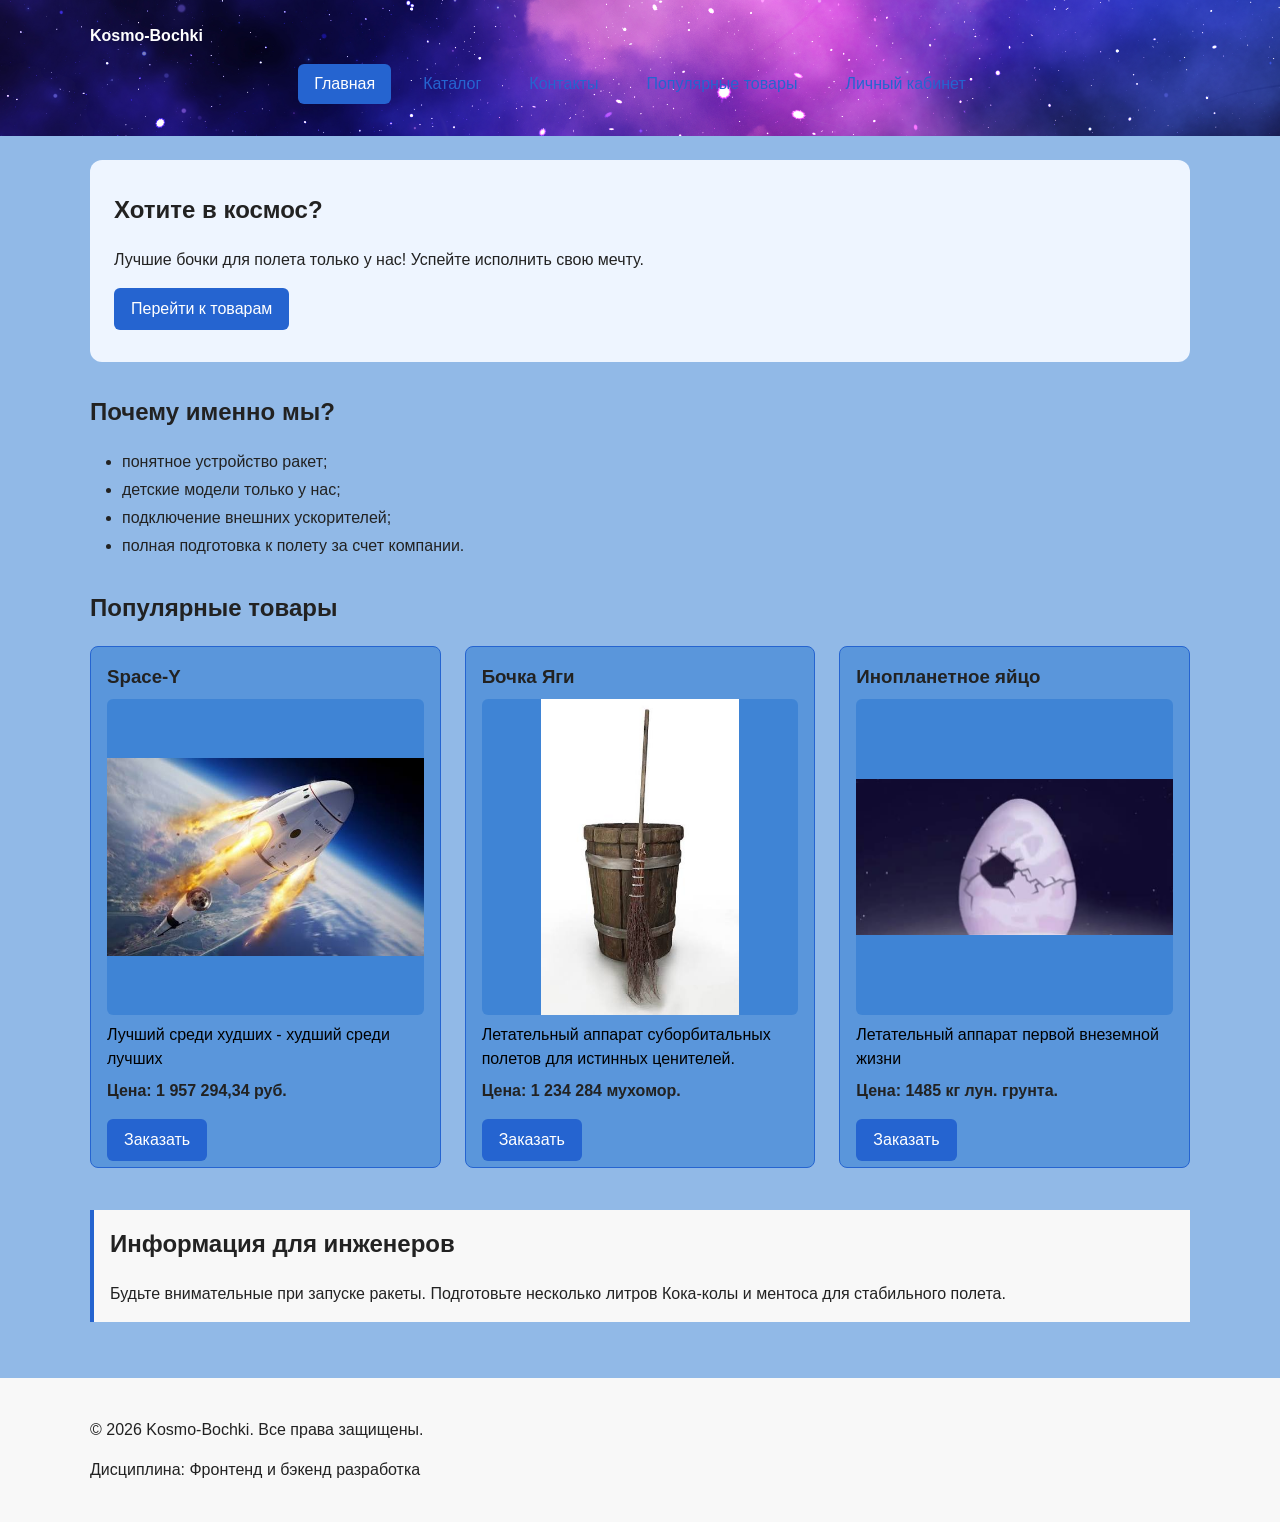
<file: index.html>
<!DOCTYPE html>
<html lang="ru">
<head>
  <meta charset="UTF-8">
  <meta name="viewport" content="width=device-width, initial-scale=1.0">
  <meta name="description" content="Космос">

  <meta property="og:type" content="website">
  <meta property="og:title" content="Космос">
  <meta property="og:description" content="Учебный frontend-проект интернет-магазина.">
  <meta property="og:image" content="https://VV00nder.github.io/kr1-html-css-shop/images/preview.jpg">

  <title>Космо-бочки</title>

  <link rel="stylesheet" href="css/style.css">
  <script src="js/main.js" defer></script>
</head>
<body>
  <header class="site-header">
    <div class="site-header__inner">
      <a class="site-header__logo" href="index.html">Kosmo-Bochki</a>

      <nav class="site-nav" aria-label="Основная навигация">
        <ul class="site-nav__list">
          <li class="site-nav__item">
            <a class="site-nav__link site-nav__link--active" href="index.html" aria-current="page">Главная</a>
          </li>
          <li class="site-nav__item">
            <a class="site-nav__link" href="catalog.html">Каталог</a>
          </li>
          <li class="site-nav__item">
            <a class="site-nav__link" href="contacts.html">Контакты</a>
          </li>
          <li class="site-nav__item">
            <a class="site-nav__link" href="index.html#popular">Популярные товары</a>
          </li>
          <li class="site-nav__item">
            <a class = "site-nav__link" href="lk.html">
              Личный кабинет
            </a>
          </li>
        </ul>
      </nav>
    </div>
  </header>

  <main class="page">
    <section class="hero">
      <h1 class="hero__title">Хотите в космос?
      </h1>
      <p class="hero__text">
        Лучшие бочки для полета только у нас! Успейте исполнить свою мечту.
      </p>
      <a class="button button--primary" href="#popular">Перейти к товарам</a>
    </section>

    <section class="section" id="advantages">
      <h2 class="section__title">Почему именно мы?</h2>

      <ul class="info-list">
        <li class="info-list__item">понятное устройство ракет;</li>
        <li class="info-list__item">детские модели только у нас;</li>
        <li class="info-list__item">подключение внешних ускорителей;</li>
        <li class="info-list__item">полная подготовка к полету за счет компании.</li>
      </ul>
    </section>

    <section class="section" id="popular">
      <h2 class="section__title">Популярные товары</h2>

      <div class="products-grid">
        <article class="product-card product-card--featured">
          <h3 class="product-card__title">Space-Y</h3>
          <img src=".\images\Space-Y.jpg" alt="Лучший среди худших" class="product-card__image">
          <p class="product-card__description">Лучший среди худших - худший среди лучших</p>
          <p class="product-card__price">Цена: 1 957 294,34 руб.</p>
          <button class="button button--primary product-card__button" type="button" data-product="Товар 1">
            Заказать
          </button>
        </article>

        <article class="product-card product-card--featured">
          <h3 class="product-card__title">Бочка Яги</h3>
          <img src=".\images\bochka.jpg" alt="Бочка" class = "product-card__image">
          <p class="product-card__description">Летательный аппарат суборбитальных полетов для истинных ценителей.</p>
          <p class="product-card__price">Цена: 1 234 284 мухомор.</p>
          <button class="button button--primary product-card__button" type="button" data-product="Товар 2">
            Заказать
          </button>
        </article>

        <article class="product-card product-card--featured">
          <h3 class="product-card__title">Инопланетное яйцо</h3>
          <img src="./images/Luntik.jpg" alt="Яйцо" class="product-card__image">
          <p class="product-card__description">Летательный аппарат первой внеземной жизни</p>
          <p class="product-card__price">Цена: 1485 кг лун. грунта.</p>
          <button class="button button--primary product-card__button" type="button" data-product="Товар 3">
            Заказать
          </button>
        </article>
      </div>
    </section>

    <aside class="info-note">
      <h2 class="info-note__title">Информация для инженеров</h2>
      <p class="info-note__text">
        Будьте внимательные при запуске ракеты. Подготовьте  несколько литров Кока-колы и ментоса для стабильного полета.
      </p>
    </aside>
  </main>

  <footer class="site-footer" id="contacts">
    <div class="site-footer__inner">
      <p class="site-footer__text">&copy; 2026 Kosmo-Bochki. Все права защищены.</p>
      <p class="site-footer__text">Дисциплина: Фронтенд и бэкенд разработка</p>
    </div>
  </footer>

  <dialog class="order-dialog" id="order-dialog" aria-labelledby="order-dialog-title">
    <h2 class="order-dialog__title" id="order-dialog-title">Оформление заявки</h2>

    <form class="order-form" id="order-form" action="#" method="post" novalidate>
      <input id="selected-product" name="selected-product" type="hidden">

      <div class="order-form__field">
        <label class="order-form__label" for="order-name">Имя</label>
        <input
          class="order-form__input"
          id="order-name"
          name="name"
          type="text"
          placeholder="Введите ваше имя"
          minlength="2"
          autocomplete="given-name"
          required
        >
      </div>

      <div class="order-form__field">
        <label class="order-form__label" for="order-email">E-mail</label>
        <input
          class="order-form__input"
          id="order-email"
          name="email"
          type="email"
          placeholder="example@mail.ru"
          autocomplete="email"
          required
        >
      </div>

      <div class="order-form__field">
        <label class="order-form__label" for="order-phone">Телефон</label>
        <input
          class="order-form__input"
          id="order-phone"
          name="phone"
          type="tel"
          inputmode="tel"
          placeholder="+7 (900) 000-00-00"
          pattern="^\+7 \(\d{3}\) \d{3}-\d{2}-\d{2}$"
          required
        >
        <small class="order-form__hint">Формат: +7 (900) 000-00-00</small>
      </div>

      <div class="order-form__field">
        <label class="order-form__label" for="order-date">Дата связи</label>
        <input class="order-form__input" id="order-date" name="date" type="date">
      </div>

      <div class="order-form__field">
        <label class="order-form__label" for="order-topic">Тема заявки</label>
        <select class="order-form__select" id="order-topic" name="topic" required>
          <option value="">Выберите тему</option>
          <option value="product">Заказ товара</option>
          <option value="consultation">Консультация</option>
          <option value="delivery">Доставка</option>
        </select>
      </div>

      <div class="order-form__field">
        <label class="order-form__label" for="order-comment">Комментарий</label>
        <textarea
          class="order-form__textarea"
          id="order-comment"
          name="comment"
          rows="4"
          placeholder="Укажите дополнительную информацию"
        ></textarea>
      </div>

      <div class="order-form__field">
        <label class="order-form__label">
          <input
            class="order-form__checkbox"
            id="order-agreement"
            name="agreement"
            type="checkbox"
            required
          >
          Я согласен на обработку данных
        </label>
      </div>

      <div class="order-form__actions">
        <button class="button button--secondary" type="button" id="close-order-dialog">Закрыть</button>
        <button class="button button--primary" type="submit">Отправить заявку</button>
      </div>
    </form>
  </dialog>

  <p class="success-message" id="success-message" role="status" hidden>
    Форма успешно отправлена!
  </p>
</body>
</html>
</file>
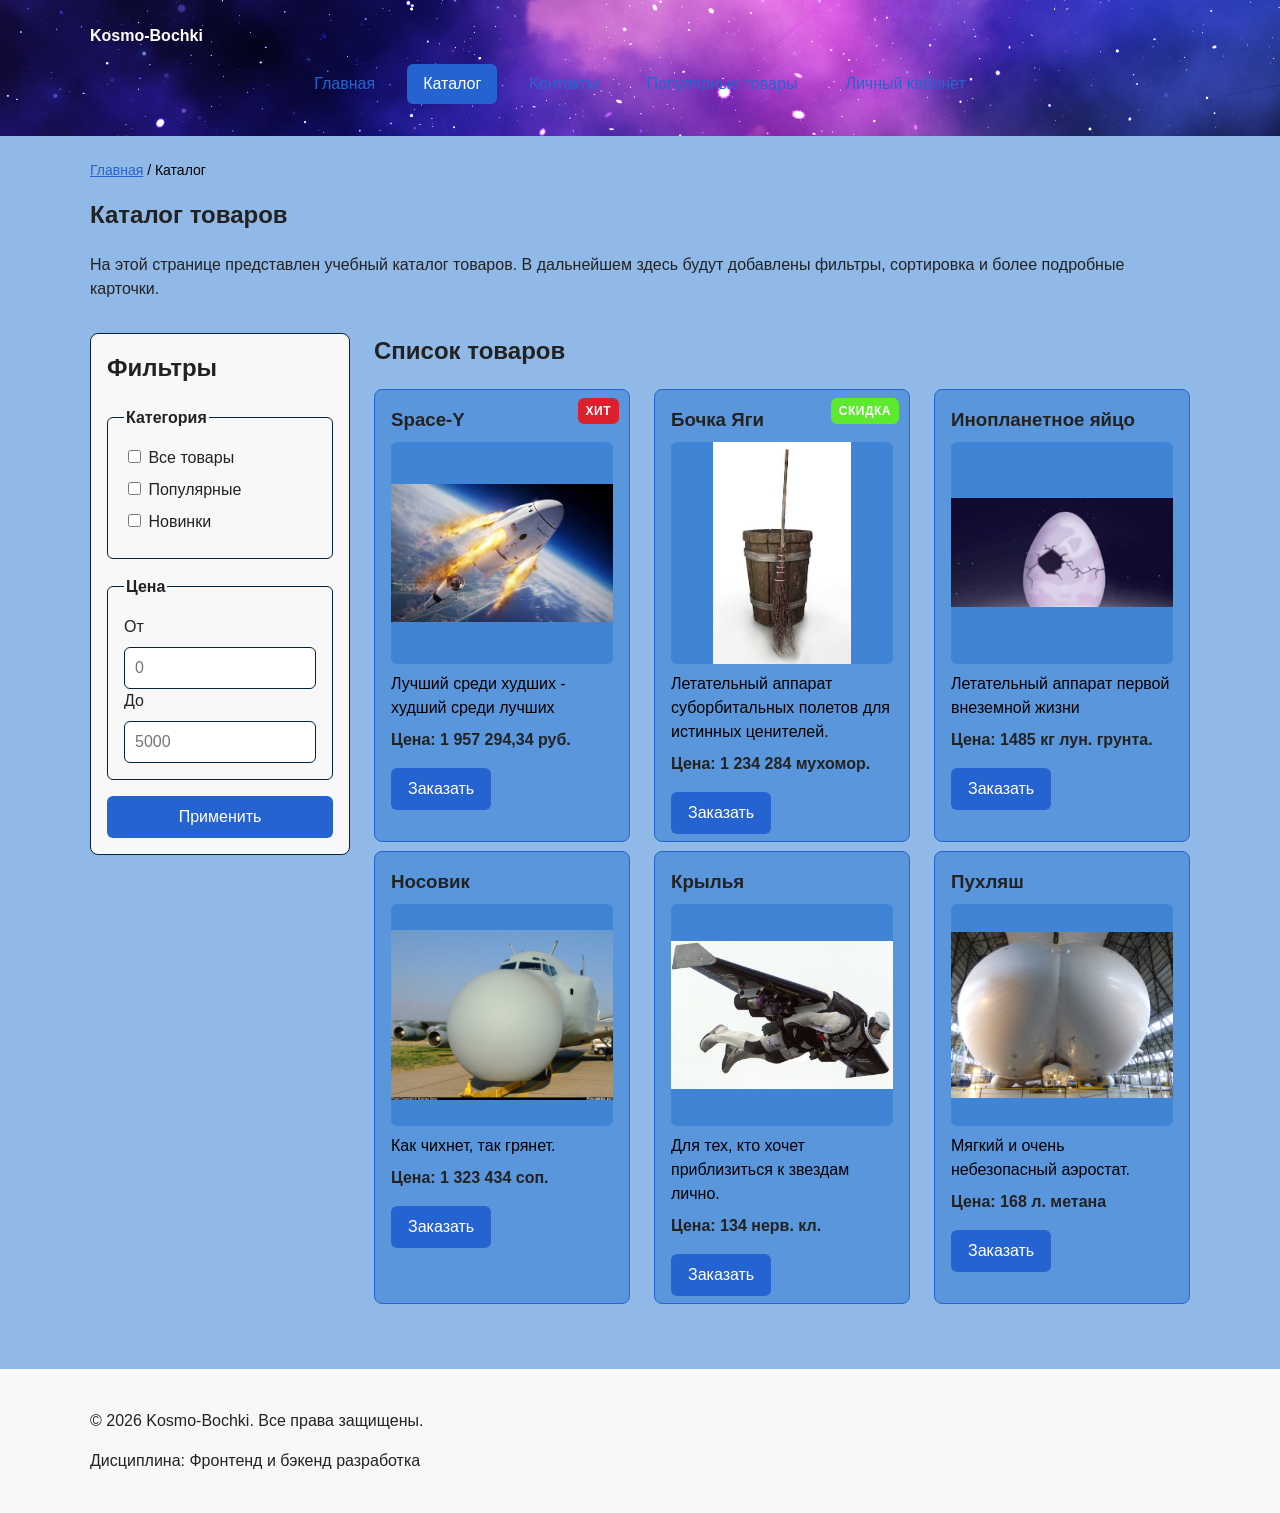
<file: catalog.html>
<!DOCTYPE html>
<html lang="ru">
<head>
  <meta charset="UTF-8">
  <meta name="viewport" content="width=device-width, initial-scale=1.0">
  <meta name="description" content="Каталог товаров учебного интернет-магазина.">

  <meta property="og:type" content="website">
  <meta property="og:title" content="Учебный интернет-магазин">
  <meta property="og:description" content="Учебный frontend-проект интернет-магазина.">
  <meta property="og:image" content="https://VV00nder.github.io/kr1-html-css-shop/images/preview.jpg">

  <title>Каталог товаров — Учебный интернет-магазин</title>

  <link rel="stylesheet" href="css/style.css">
</head>
<body>
  <header class="site-header">
    <div class="site-header__inner">
      <a class="site-header__logo" href="index.html">Kosmo-Bochki</a>

      <nav class="site-nav" aria-label="Основная навигация">
        <ul class="site-nav__list">
          <li class="site-nav__item">
            <a class="site-nav__link" href="index.html">Главная</a>
          </li>
          <li class="site-nav__item">
            <a class="site-nav__link site-nav__link--active" href="catalog.html" aria-current="page">Каталог</a>
          </li>
          <li class="site-nav__item">
            <a class="site-nav__link" href="contacts.html">Контакты</a>
          </li>
          <li class="site-nav__item">
            <a class="site-nav__link" href="index.html#popular">Популярные товары</a>
          </li>
          <li class="site-nav__item">
            <a class = "site-nav__link" href="lk.html">
              Личный кабинет
            </a>
          </li>
        </ul>
      </nav>
    </div>
  </header>

  <main class="page">
    <nav class="breadcrumbs" aria-label="Хлебные крошки">
      <a class="breadcrumbs__link" href="index.html">Главная</a>
      <span class="breadcrumbs__current">Каталог</span>
    </nav>

    <section class="section">
      <h1 class="section__title">Каталог товаров</h1>
      <p>
        На этой странице представлен учебный каталог товаров.
        В дальнейшем здесь будут добавлены фильтры, сортировка и более
        подробные карточки.
      </p>
    </section>

    <section class="catalog-layout">
      <aside class="catalog-filters catalog-layout__filters">
        <h2 class="catalog-filters__title">Фильтры</h2>

        <form class="catalog-filters__form" action="#" method="get">
          <fieldset class="catalog-filters__group">
            <legend class="catalog-filters__legend">Категория</legend>

            <label class="catalog-filters__label">
              <input type="checkbox" name="category" value="all">
              Все товары
            </label>

            <label class="catalog-filters__label">
              <input type="checkbox" name="category" value="popular">
              Популярные
            </label>

            <label class="catalog-filters__label">
              <input type="checkbox" name="category" value="new">
              Новинки
            </label>
          </fieldset>

          <fieldset class="catalog-filters__group">
            <legend class="catalog-filters__legend">Цена</legend>

            <label class="catalog-filters__label" for="price-from">От</label>
            <input class="catalog-filters__input" id="price-from" name="price-from" type="number" min="0" placeholder="0">

            <label class="catalog-filters__label" for="price-to">До</label>
            <input class="catalog-filters__input" id="price-to" name="price-to" type="number" min="0" placeholder="5000">
          </fieldset>

          <button class="button button--primary" type="submit">Применить</button>
        </form>
      </aside>

      <section class="catalog-layout__products">
        <h2 class="catalog-layout__title">Список товаров</h2>

        <div class="products-grid">
        <article class="product-card product-card--featured">
          <span class="product-card__badge product-card__badge--hit">ХИТ</span>

          <h3 class="product-card__title">Space-Y</h3>
          <img src=".\images\Space-Y.jpg" alt="Лучший среди худших" class="product-card__image">
          <p class="product-card__description">Лучший среди худших - худший среди лучших</p>
          <p class="product-card__price">Цена: 1 957 294,34 руб.</p>
          <button class="button button--primary product-card__button" type="button" data-product="Товар 1">
            Заказать
          </button>
        </article>

        <article class="product-card product-card--featured">
          <span class="product-card__badge product-card__badge--discount">СКИДКА</span>
          <h3 class="product-card__title">Бочка Яги</h3>
          <img src=".\images\bochka.jpg" alt="Бочка" class = "product-card__image">
          <p class="product-card__description">Летательный аппарат суборбитальных полетов для истинных ценителей.</p>
          <p class="product-card__price">Цена: 1 234 284 мухомор.</p>
          <button class="button button--primary product-card__button" type="button" data-product="Товар 2">
            Заказать
          </button>
        </article>

        <article class="product-card product-card--featured">
          <h3 class="product-card__title">Инопланетное яйцо</h3>
          <img src="./images/Luntik.jpg" alt="Яйцо" class="product-card__image">
          <p class="product-card__description">Летательный аппарат первой внеземной жизни</p>
          <p class="product-card__price">Цена: 1485 кг лун. грунта.</p>
          <button class="button button--primary product-card__button" type="button" data-product="Товар 3">
            Заказать
          </button>
        </article>
      </div>
      <div class="products-grid">
        <article class="product-card product-card--featured">
          <h3 class="product-card__title">Носовик</h3>
          <img src="./images/noise.jpg" alt="Нос" class="product-card__image">
          <p class="product-card__description">Как чихнет, так грянет.</p>
          <p class="product-card__price">Цена: 1 323 434 соп.</p>
          <button class="button button--primary product-card__button" type="button" data-product="Товар 4">
            Заказать
          </button>
        </article>

        <article class="product-card product-card--featured">
          <h3 class="product-card__title">Крылья</h3>
          <img src=".\images\fly.jpg" alt="Крылья" class = "product-card__image">
          <p class="product-card__description">Для тех, кто хочет приблизиться к звездам лично.</p>
          <p class="product-card__price">Цена: 134 нерв. кл.</p>
          <button class="button button--primary product-card__button" type="button" data-product="Товар 5">
            Заказать
          </button>
        </article>

        <article class="product-card product-card--featured">
          <h3 class="product-card__title">Пухляш</h3>
          <img src="./images/Airlander.jpg" alt="Пухляш" class="product-card__image">
          <p class="product-card__description">Мягкий и очень небезопасный аэростат.</p>
          <p class="product-card__price">Цена: 168 л. метана</p>
          <button class="button button--primary product-card__button" type="button" data-product="Товар 6">
            Заказать
          </button>
        </article>
      </div>
      </section>
    </section>
  </main>

  <footer class="site-footer">
    <div class="site-footer__inner">
      <p class="site-footer__text">&copy; 2026 Kosmo-Bochki. Все права защищены.</p>
      <p class="site-footer__text">Дисциплина: Фронтенд и бэкенд разработка</p>
    </div>
  </footer>
</body>
</html>
</file>
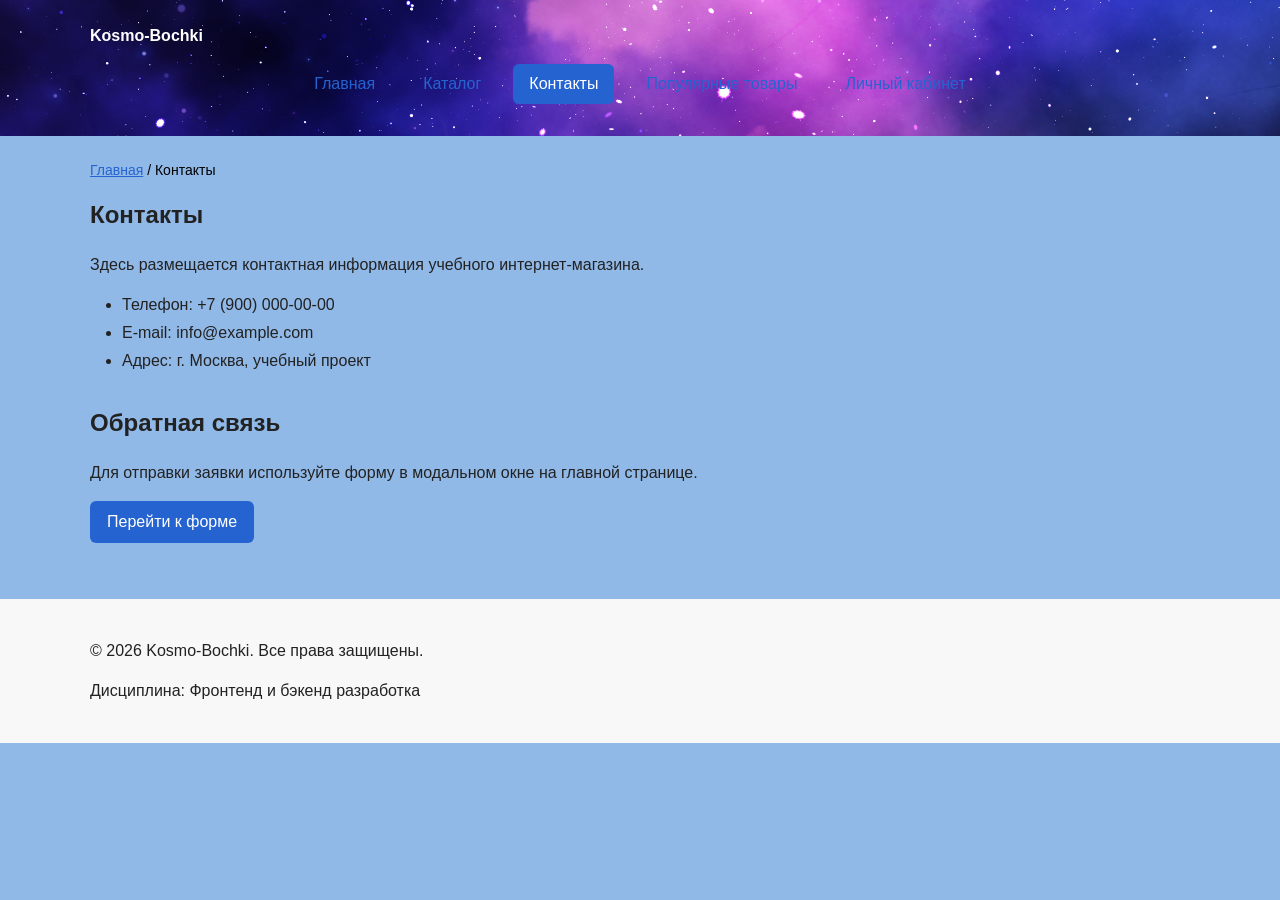
<file: contacts.html>
<!DOCTYPE html>
<html lang="ru">
<head>
  <meta charset="UTF-8">
  <meta name="viewport" content="width=device-width, initial-scale=1.0">
  <meta name="description" content="Контактная информация учебного интернет-магазина.">

  <meta property="og:type" content="website">
  <meta property="og:title" content="Учебный интернет-магазин">
  <meta property="og:description" content="Учебный frontend-проект интернет-магазина.">
  <meta property="og:image" content="https://VV00nder.github.io/kr1-html-css-shop/images/preview.jpg">

  <title>Контакты — Учебный интернет-магазин</title>

  <link rel="stylesheet" href="css/style.css">
</head>
<body>
  <header class="site-header">
    <div class="site-header__inner">
      <a class="site-header__logo" href="index.html">Kosmo-Bochki</a>

      <nav class="site-nav" aria-label="Основная навигация">
        <ul class="site-nav__list">
          <li class="site-nav__item">
            <a class="site-nav__link" href="index.html">Главная</a>
          </li>
          <li class="site-nav__item">
            <a class="site-nav__link" href="catalog.html">Каталог</a>
          </li>
          <li class="site-nav__item">
            <a class="site-nav__link site-nav__link--active" href="contacts.html" aria-current="page">Контакты</a>
          </li>
          <li class="site-nav__item">
            <a class="site-nav__link" href="index.html#popular">Популярные товары</a>
          </li>
          <li class="site-nav__item">
            <a class = "site-nav__link" href="lk.html">
              Личный кабинет
            </a>
          </li>
        </ul>
      </nav>
    </div>
  </header>

  <main class="page">
    <nav class="breadcrumbs" aria-label="Хлебные крошки">
      <a class="breadcrumbs__link" href="index.html">Главная</a>
      <span class="breadcrumbs__current">Контакты</span>
    </nav>

    <section class="section">
      <h1 class="section__title">Контакты</h1>
      <p>
        Здесь размещается контактная информация учебного интернет-магазина.
      </p>

      <ul class="info-list">
        <li class="info-list__item">Телефон: +7 (900) 000-00-00</li>
        <li class="info-list__item">E-mail: info@example.com</li>
        <li class="info-list__item">Адрес: г. Москва, учебный проект</li>
      </ul>
    </section>

    <section class="section" id="feedback">
      <h2 class="section__title">Обратная связь</h2>
      <p>
        Для отправки заявки используйте форму в модальном окне на главной странице.
      </p>
      <a class="button button--primary" href="index.html#contacts">Перейти к форме</a>
    </section>
  </main>

  <footer class="site-footer">
    <div class="site-footer__inner">
      <p class="site-footer__text">&copy; 2026 Kosmo-Bochki. Все права защищены.</p>
      <p class="site-footer__text">Дисциплина: Фронтенд и бэкенд разработка</p>
    </div>
  </footer>
</body>
</html>
</file>
<file: css/style.css>
/* ==========================================================================
   Оглавление
   1. Переменные проекта (дизайн-токены)
   2. Базовые стили
   3. Каркас страницы: page, site-header, site-nav, site-footer, breadcrumbs
   4. Компоненты: button, hero, section, info-list, info-note
   5. Компоненты: products-grid, product-card
   6. Компоненты: catalog-layout, catalog-filters
   7. Компоненты: order-dialog, order-form, success-message
   8. Состояния и утилиты
   ========================================================================== */


/* ==========================================================================
   1. Переменные проекта
   ========================================================================== */

:root {
  /* Цвета */
  --color-bg: #2575d080;
  --color-text: #222222;
  --color-muted: #000000;
  --color-primary: #2564d0;
  --color-primary-dark: #d02542;
  --color-border: #00253c;
  --color-surface: #f8f8f8;
  --color-surface-accent: #eef5ff;
  --color-danger: #b00020;
  --color-success: #258ed0;
  --color-success-bg: #eefaf0;
  --color-white: #ffffff;
  --color-overlay: rgba(0, 0, 0, 0.5);

  /* Отступы */
  --space-xs: 4px;
  --space-sm: 8px;
  --space-md: 16px;
  --space-lg: 24px;
  --space-xl: 32px;

  /* Скругления */
  --radius-sm: 6px;
  --radius-md: 8px;
  --radius-lg: 12px;

  /* Размеры */
  --container-width: 1100px;
}


/* ==========================================================================
   2. Базовые стили
   ========================================================================== */

* {
  box-sizing: border-box;
}

html {
  scroll-behavior: smooth;
}

body {
  margin: 0;
  font-family: Arial, sans-serif;
  line-height: 1.5;
  color: var(--color-text);
  background-color: var(--color-bg);
}

a {
  color: var(--color-primary);
}

a:hover {
  color: var(--color-primary-dark);
}

a:focus-visible {
  outline: 2px solid var(--color-primary);
  outline-offset: 3px;
}


/* ==========================================================================
   3. Каркас страницы
   ========================================================================== */

/* --- page: основная область страницы (<main>) --- */

.page {
  padding: var(--space-lg);
}

/* --- site-header: шапка сайта --- */

.site-header {
  background-image: url("../images/3d-abstract-space-sky-with-stars-nebula.jpg");
  background-size: cover;
  background-position: center;
  background-repeat: no-repeat;
  padding: var(--space-lg);
  background-color: var(--color-surface);
}

.site-header__inner {
  max-width: var(--container-width);
  margin: 0 auto;
}

.site-header__logo {
  font-weight: 700;
  color: var(--color-white);
  text-decoration: none;
}

/* --- site-nav: основная навигация ---
   Корневой блок; внешний вид задают его элементы. */

.site-nav__list {
  display: flex;
  flex-wrap: wrap;
  justify-content: center;
  align-items: center;
  gap: var(--space-md);
  padding: 0;
  margin: var(--space-md) 0 0;
  list-style: none;
}

.site-nav__item {
  margin-bottom: var(--space-sm);
}

.site-nav__link {
  display: inline-block;
  padding: var(--space-sm) var(--space-md);
  color: var(--color-primary);
  text-decoration: none;
  border-radius: var(--radius-sm);
}

.site-nav__link:hover,
.site-nav__link--active,
.site-nav__link--active:hover {
  color: var(--color-white);
  background-color: var(--color-primary);
}

/* --- site-footer: подвал сайта --- */

.site-footer {
  padding: var(--space-lg);
  background-color: var(--color-surface);
}

.site-footer__inner {
  max-width: var(--container-width);
  margin: 0 auto;
}

.site-footer__text {
  margin: var(--space-md) 0;
}

/* --- breadcrumbs: хлебные крошки --- */

.breadcrumbs {
  max-width: var(--container-width);
  margin: 0 auto var(--space-md);
  font-size: 14px;
  color: var(--color-muted);
}

.breadcrumbs__link {
  color: var(--color-primary);
}

.breadcrumbs__current::before {
  content: " / ";
  color: var(--color-muted);
}


/* ==========================================================================
   4. Компоненты: button, hero, section, info-list, info-note
   ========================================================================== */

/* --- button: кнопка и ссылка-кнопка --- */

.button {
  display: inline-block;
  padding: var(--space-sm) var(--space-md);
  border: 1px solid transparent;
  border-radius: var(--radius-sm);
  font: inherit;
  text-decoration: none;
  cursor: pointer;
}

.button:focus-visible {
  outline: 2px solid var(--color-primary);
  outline-offset: 3px;
}

/* Модификатор --disabled — для ссылок-кнопок, у которых нет атрибута disabled */
.button:disabled,
.button--disabled {
  opacity: 0.6;
  cursor: not-allowed;
}

.button--primary {
  color: var(--color-white);
  background-color: var(--color-primary);
}

/* color указан повторно: иначе его перебьёт глобальное правило a:hover */
.button--primary:hover {
  color: var(--color-white);
  background-color: var(--color-primary-dark);
}

.button--secondary {
  color: var(--color-primary);
  background-color: transparent;
  border-color: var(--color-primary);
}

.button--secondary:hover {
  color: var(--color-white);
  background-color: var(--color-primary);
}

/* --- hero: первый экран главной страницы --- */

.hero {
  max-width: var(--container-width);
  margin: 0 auto var(--space-xl);
  padding: var(--space-xl) var(--space-lg);
  background-color: var(--color-surface-accent);
  border-radius: var(--radius-lg);
}

.hero__title {
  margin-top: 0;
}

.hero__text {
  margin: 0 0 var(--space-md);
}

/* --- section: универсальный раздел страницы --- */

.section {
  max-width: var(--container-width);
  margin: 0 auto var(--space-xl);
}

.section__title {
  margin-top: 0;
}

/* --- info-list: маркированный список --- */

.info-list {
  margin: var(--space-md) 0;
  padding-left: var(--space-xl);
}

.info-list__item {
  margin-bottom: var(--space-xs);
}

/* --- info-note: дополнительный информационный блок --- */

.info-note {
  max-width: var(--container-width);
  margin: 0 auto var(--space-xl);
  padding: var(--space-md);
  border-left: 4px solid var(--color-primary);
  background-color: var(--color-surface);
}

.info-note__title {
  margin-top: 0;
}

.info-note__text {
  margin-bottom: 0;
}


/* ==========================================================================
   5. Компоненты: products-grid, product-card
   ========================================================================== */

/* --- products-grid: сетка карточек (отвечает только за раскладку) --- */

.products-grid {
  display: grid;
  grid-template-columns: repeat(3, 1fr);
  grid-auto-rows: 98%;
  gap: var(--space-lg);
  align-items: stretch;

}

/* --- product-card: карточка товара --- */

.product-card {
  position: relative;
  display: flex;
  flex-direction: column;
  gap: var(--space-sm);
  padding: var(--space-md);
  border: 1px solid var(--color-border);
  border-radius: var(--radius-md);
  background-color: var(--color-bg);
}


.product-card:hover,
.product-card--featured {
  border-color: var(--color-primary);
}

/* Модификатор для товара со скидкой (пока не используется в разметке) */
.product-card--discount {
  border-color: var(--color-danger);
}

.product-card__title {
  margin: 0;
  color: var(--color-text);
}

.product-card__description {
  margin: 0;
  color: var(--color-muted);
}

.product-card__price {
  margin: 0;
  font-weight: 700;
}

.product-card--discount .product-card__price {
  color: var(--color-danger);
}

.product-card__button {
  margin-top: var(--space-sm);
  align-self: flex-start;
}

.product-card__image {
  width: 100%;
  aspect-ratio: 1 / 1;
  object-fit: contain;
  background-color: var(--color-bg);
  border-radius: var(--radius-sm);
}

/* --- product-card__badge: метка на карточке --- */

.product-card__badge {
  position: absolute;
  top: var(--space-sm);
  left: auto;
  right: 10px;
  z-index: 1;

  padding: var(--space-xs) var(--space-sm);
  border-radius: var(--radius-sm);

  font-size: 12px;
  font-weight: 700;
  letter-spacing: 0.5px;
  text-transform: uppercase;
  color: var(--color-white);
  background-color: var(--color-primary);
}

/* Модификатор: ХИТ — красный */
.product-card__badge--hit {
  background-color: #ff0000c9;
}

/* Модификатор: СКИДКА */
.product-card__badge--discount {
  background-color: #5eff00c9;
}

/* Модификатор: НОВИНКА — зелёный/синий */
.product-card__badge--new {
  background-color: var(--color-success);
}


/* ==========================================================================
   5.1. Компоненты: profile, profile-card, last-order (для lk.html)
   ========================================================================== */

/* --- profile: блок профиля --- */

.profile {
  max-width: var(--container-width);
  margin: 0 auto var(--space-xl);
}

.profile__title {
  margin-top: 0;
}

.profile-card {
  display: flex;
  align-items: center;
  gap: var(--space-lg);
  padding: var(--space-md);
  border: 1px solid var(--color-border);
  border-radius: var(--radius-md);
  background-color: var(--color-surface);
}

.profile-card__avatar {
  flex: 0 0 120px;
  width: 120px;
  height: 120px;
  display: flex;
  align-items: center;
  justify-content: center;
  border: 1px solid var(--color-border);
  border-radius: var(--radius-md);
  background-color: var(--color-bg);
  font-size: 48px;
  line-height: 1;
  overflow: hidden;
}

.profile-card__avatar img {
  width: 100%;
  height: 100%;
  object-fit: cover;
}

.profile-card__info {
  margin: 0;
  display: grid;
  gap: var(--space-sm);
  flex: 1 1 auto;
}

.profile-card__row {
  display: flex;
  gap: var(--space-sm);
  flex-wrap: wrap;
}

.profile-card__label {
  margin: 0;
  font-weight: 700;
  min-width: 90px;
}

.profile-card__value {
  margin: 0;
  color: var(--color-muted);
}

/* --- last-order: последний заказ --- */

.last-order {
  max-width: var(--container-width);
  margin: 0 auto var(--space-xl);
}

.last-order__title {
  margin-top: 0;
}


/* ==========================================================================
   6. Компоненты: catalog-layout, catalog-filters
   ========================================================================== */

/* --- catalog-layout: макет страницы каталога --- */

.catalog-layout {
  display: grid;
  grid-template-columns: 260px 1fr;
  grid-template-areas: "filters products";
  gap: var(--space-lg);
  max-width: var(--container-width);
  margin: 0 auto var(--space-xl);
  align-items: start;
}

.catalog-layout__filters {
  grid-area: filters;
}

.catalog-layout__products {
  grid-area: products;
}

.catalog-layout__title {
  margin-top: 0;
}

/* --- catalog-filters: боковая панель фильтров --- */

.catalog-filters {
  padding: var(--space-md);
  border: 1px solid var(--color-border);
  border-radius: var(--radius-md);
  background-color: var(--color-surface);
}

.catalog-filters__title {
  margin-top: 0;
}

.catalog-filters__form {
  display: grid;
  gap: var(--space-md);
}

.catalog-filters__group {
  margin: 0;
  padding: var(--space-md);
  border: 1px solid var(--color-border);
  border-radius: var(--radius-sm);
}

.catalog-filters__legend {
  font-weight: 700;
}

.catalog-filters__label {
  display: block;
  margin-bottom: var(--space-sm);
}

.catalog-filters__input {
  width: 100%;
  padding: var(--space-sm) 10px;
  border: 1px solid var(--color-border);
  border-radius: var(--radius-sm);
  font: inherit;
}


/* ==========================================================================
   7. Компоненты: order-dialog, order-form, success-message
   ========================================================================== */

/* --- order-dialog: модальное окно заявки --- */

.order-dialog {
  width: min(100% - 32px, 560px);
  padding: var(--space-lg);
  border: none;
  border-radius: var(--radius-lg);
}

.order-dialog::backdrop {
  background-color: var(--color-overlay);
}

.order-dialog__title {
  margin-top: 0;
}

/* --- order-form: форма заявки ---
   Корневой блок; внешний вид задают его элементы. */

.order-form__field {
  margin-bottom: var(--space-md);
}

.order-form__label {
  display: block;
  margin-bottom: var(--space-xs);
}

.order-form__input,
.order-form__select,
.order-form__textarea {
  width: 100%;
  padding: 10px 12px;
  border: 1px solid var(--color-border);
  border-radius: var(--radius-sm);
  font: inherit;
}

.order-form__input:hover,
.order-form__select:hover,
.order-form__textarea:hover {
  border-color: var(--color-primary);
}

.order-form__input:focus-visible,
.order-form__select:focus-visible,
.order-form__textarea:focus-visible {
  outline: 2px solid var(--color-primary);
  outline-offset: 3px;
}

.order-form__checkbox {
  margin: 0 var(--space-sm) 0 0;
}

.order-form__hint {
  display: block;
  margin-top: var(--space-xs);
  color: var(--color-muted);
}

.order-form__actions {
  display: flex;
  gap: var(--space-md);
  margin-top: var(--space-lg);
}

/* Состояние ошибки задаётся из JS атрибутом aria-invalid (см. js/main.js) */
.order-form__input[aria-invalid="true"],
.order-form__select[aria-invalid="true"],
.order-form__textarea[aria-invalid="true"] {
  border-color: var(--color-danger);
}

/* --- success-message: сообщение об успешной отправке --- */

.success-message {
  max-width: var(--container-width);
  margin: var(--space-lg) auto;
  padding: var(--space-md);
  border-left: 4px solid var(--color-success);
  background-color: var(--color-success-bg);
}


/* ==========================================================================
   8. Состояния и утилиты
   ========================================================================== */

/* Подсветка якоря, на который перешли по ссылке */
:target {
  outline: 2px dashed var(--color-primary);
  outline-offset: 4px;
}
</file>
